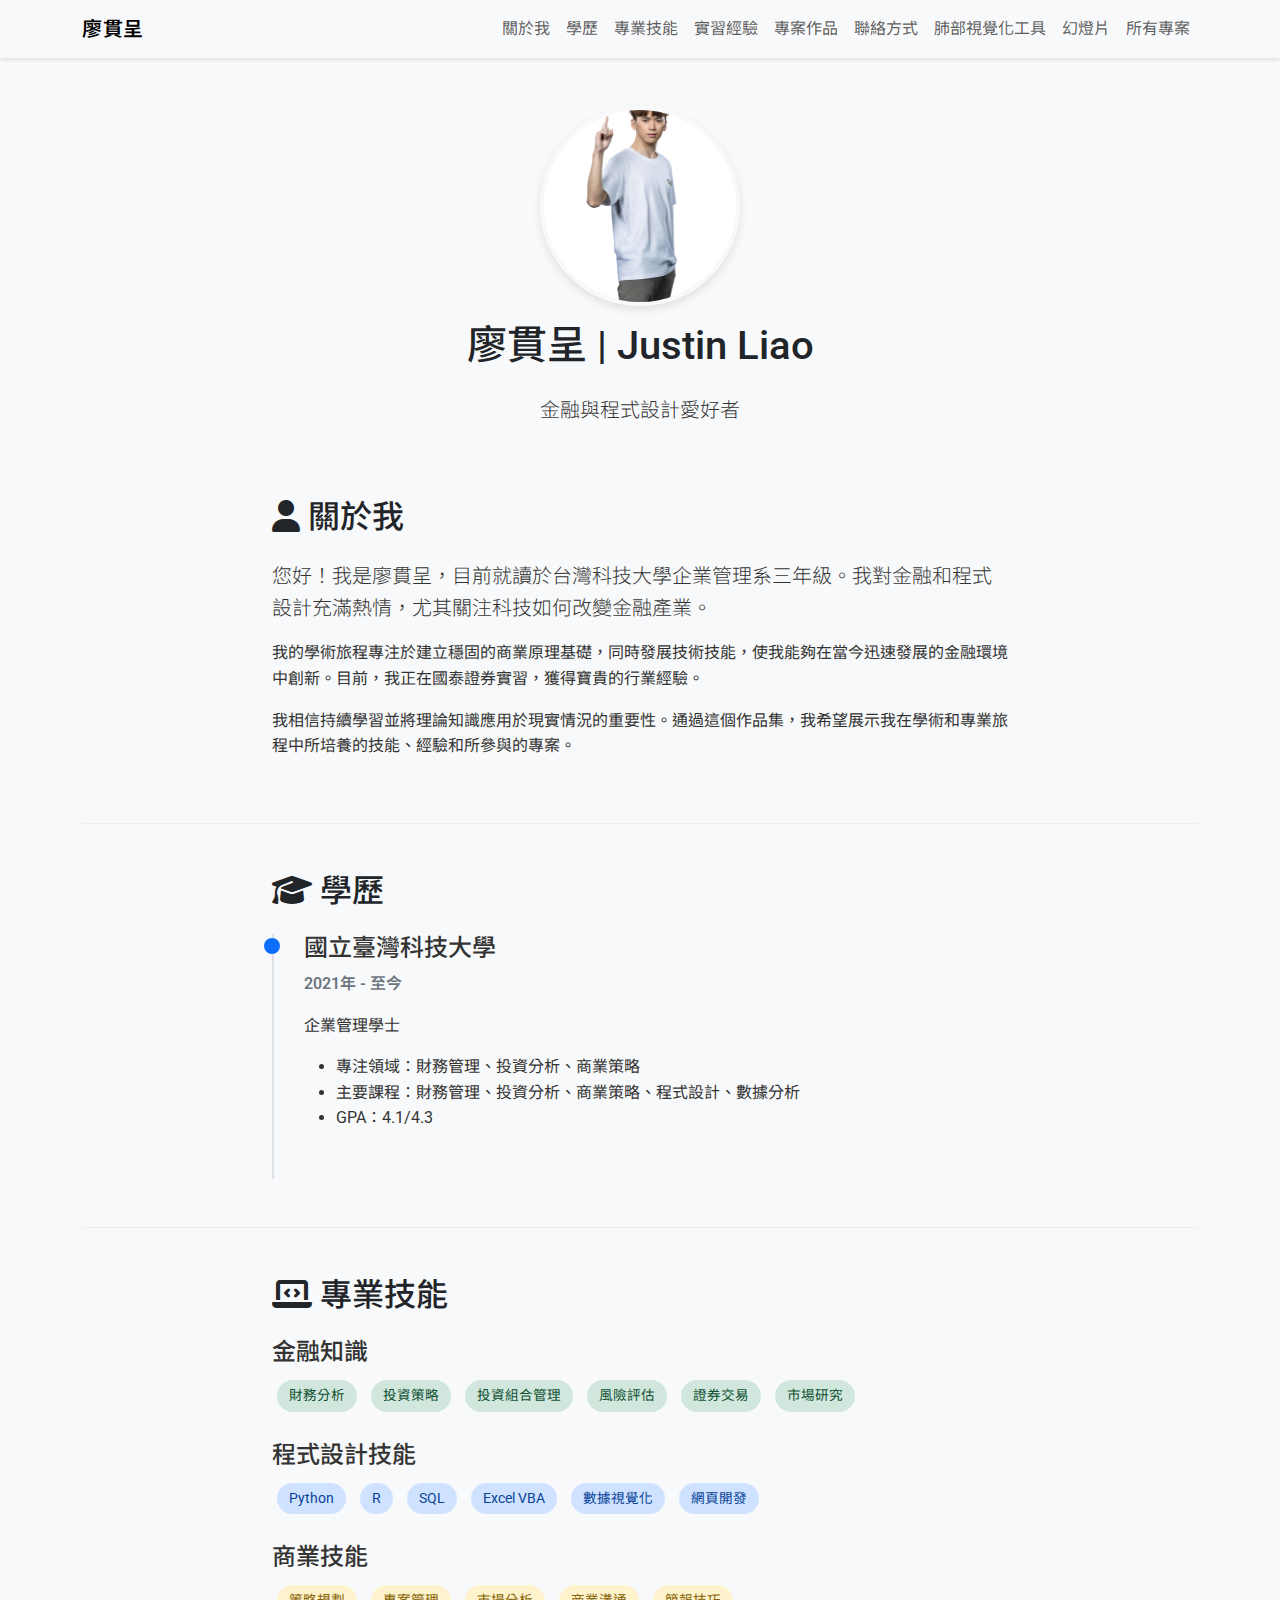
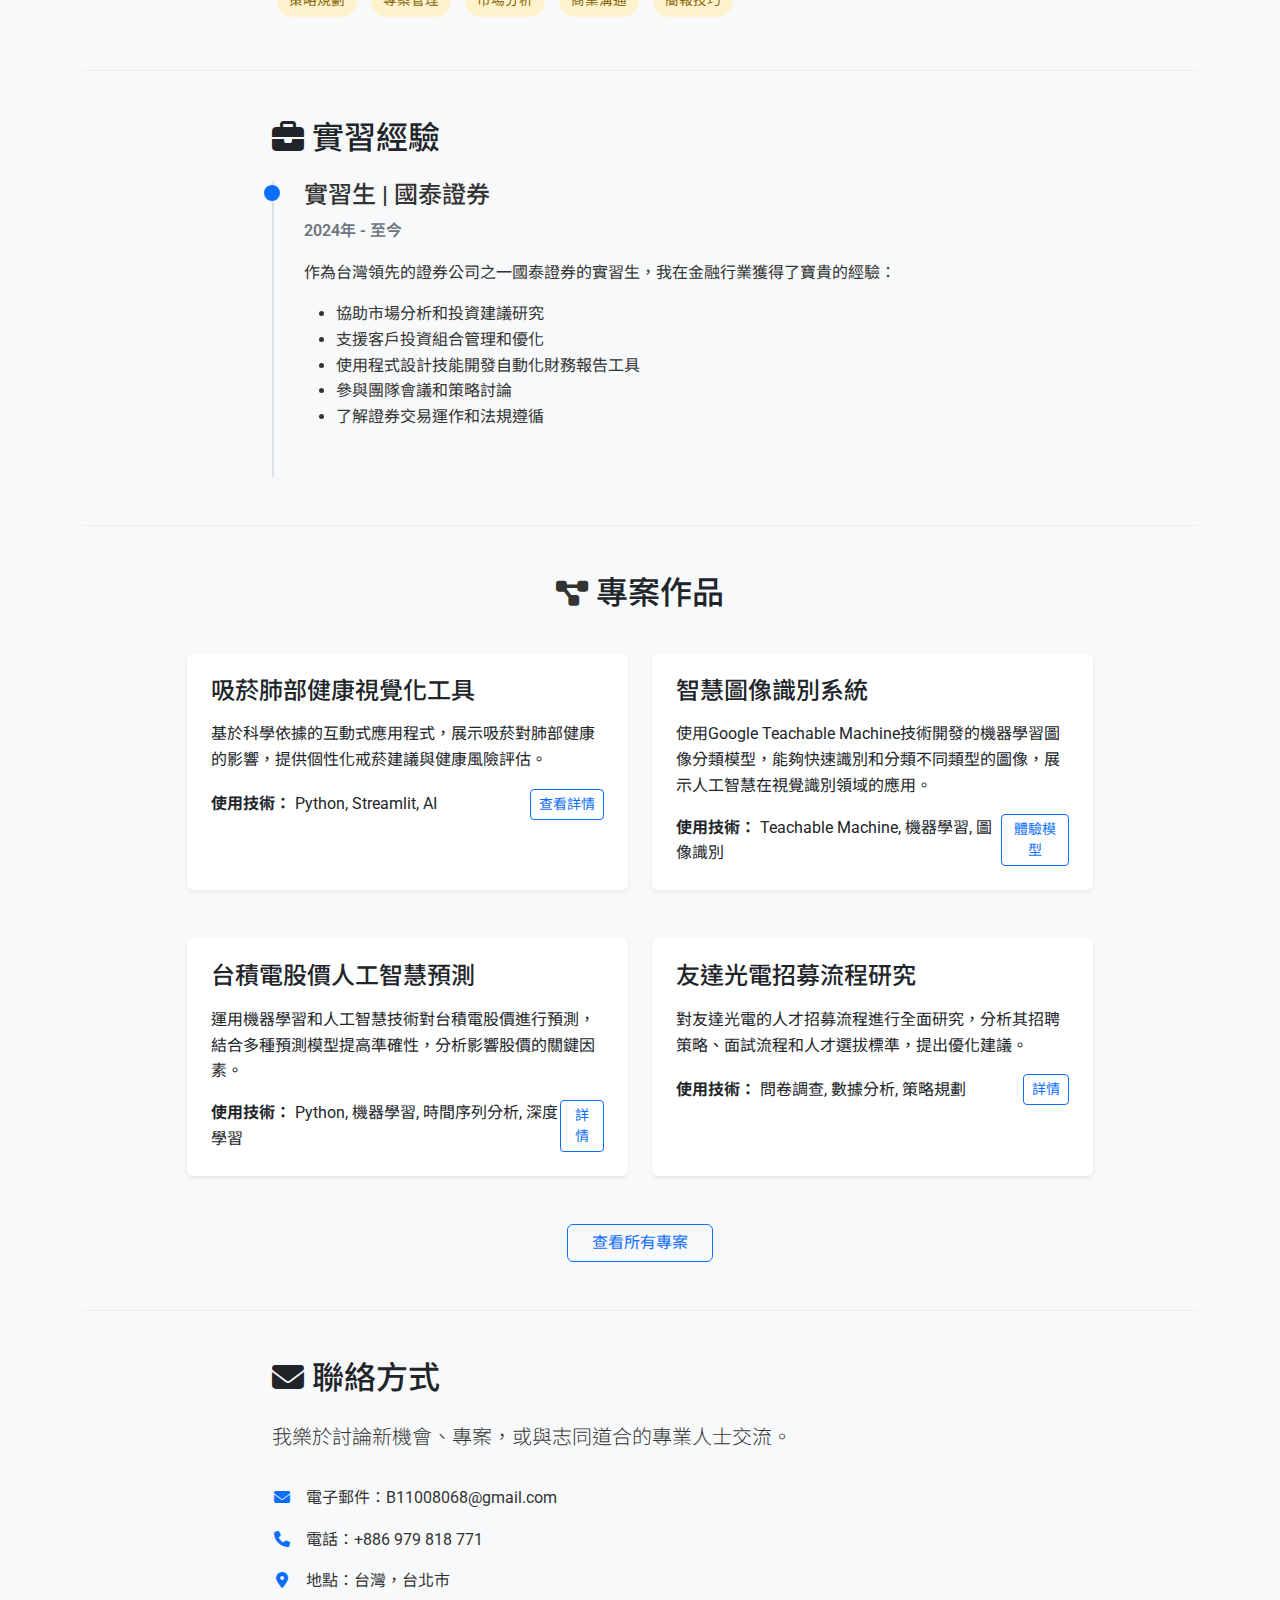
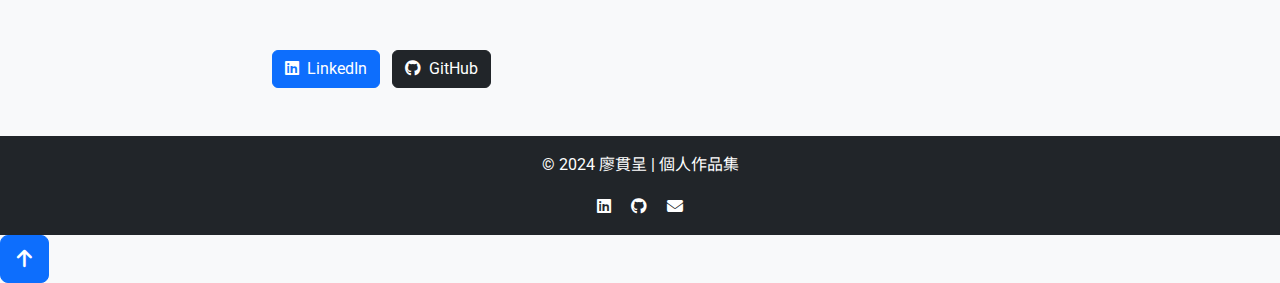
<file: index.html>
<!DOCTYPE html>
<html lang="zh-TW">

<head>
  <meta charset="utf-8">
  <meta name="viewport" content="width=device-width, initial-scale=1.0">
  <title>廖貫呈 - 個人作品集</title>
  <!-- Bootstrap CSS -->
  <link href="https://cdn.jsdelivr.net/npm/bootstrap@5.3.0/dist/css/bootstrap.min.css" rel="stylesheet">
  <!-- Font Awesome -->
  <link rel="stylesheet" href="https://cdnjs.cloudflare.com/ajax/libs/font-awesome/6.4.0/css/all.min.css">
  <!-- Google Fonts -->
  <link href="https://fonts.googleapis.com/css2?family=Roboto:wght@300;400;500;700&family=Noto+Sans+TC:wght@300;400;500;700&display=swap" rel="stylesheet">
  <!-- Custom CSS -->
  <link href="style.css" rel="stylesheet">
</head>

<body>
  <header>
    <nav class="navbar navbar-expand-lg navbar-light bg-light sticky-top">
      <div class="container">
        <a class="navbar-brand" href="#">廖貫呈</a>
        <button class="navbar-toggler" type="button" data-bs-toggle="collapse" data-bs-target="#navbarNav"
          aria-controls="navbarNav" aria-expanded="false" aria-label="Toggle navigation">
          <span class="navbar-toggler-icon"></span>
        </button>
        <div class="collapse navbar-collapse" id="navbarNav">
          <ul class="navbar-nav ms-auto">
            <li class="nav-item"><a class="nav-link" href="#about">關於我</a></li>
            <li class="nav-item"><a class="nav-link" href="#education">學歷</a></li>
            <li class="nav-item"><a class="nav-link" href="#skills">專業技能</a></li>
            <li class="nav-item"><a class="nav-link" href="#experience">實習經驗</a></li>
            <li class="nav-item"><a class="nav-link" href="#projects">專案作品</a></li>
            <li class="nav-item"><a class="nav-link" href="#contact">聯絡方式</a></li>
            <li class="nav-item"><a class="nav-link" href="lung-visualization.html">肺部視覺化工具</a></li>
            <li class="nav-item"><a class="nav-link" href="slideshow.html">幻燈片</a></li>
            <li class="nav-item"><a class="nav-link" href="projects.html">所有專案</a></li>
          </ul>
        </div>
      </div>
    </nav>
  </header>

  <div class="container mt-5 text-center">
    <img src="profile-optimized.png" alt="廖貫呈" class="rounded-circle profile-image" style="width: 200px; height: 200px; object-fit: cover; object-position: center top; border: 4px solid #f8f9fa; box-shadow: 0 4px 8px rgba(0,0,0,0.1);">
    <h1 class="mt-3">廖貫呈 | Justin Liao</h1>
    <p class="lead">金融與程式設計愛好者</p>
  </div>

  <main class="container mt-4">
    <section id="about" class="section py-5">
      <div class="row">
        <div class="col-lg-8 offset-lg-2">
          <h2><i class="fas fa-user me-2"></i>關於我</h2>
          <p class="lead">
            您好！我是廖貫呈，目前就讀於台灣科技大學企業管理系三年級。我對金融和程式設計充滿熱情，尤其關注科技如何改變金融產業。
          </p>
          <p>
            我的學術旅程專注於建立穩固的商業原理基礎，同時發展技術技能，使我能夠在當今迅速發展的金融環境中創新。目前，我正在國泰證券實習，獲得寶貴的行業經驗。
          </p>
          <p>
            我相信持續學習並將理論知識應用於現實情況的重要性。通過這個作品集，我希望展示我在學術和專業旅程中所培養的技能、經驗和所參與的專案。
          </p>
        </div>
      </div>
    </section>

    <section id="education" class="section py-5">
      <div class="row">
        <div class="col-lg-8 offset-lg-2">
          <h2><i class="fas fa-graduation-cap me-2"></i>學歷</h2>
          <div class="timeline">
            <div class="timeline-item">
              <h4>國立臺灣科技大學</h4>
              <p class="timeline-date">2021年 - 至今</p>
              <p>企業管理學士</p>
              <ul>
                <li>專注領域：財務管理、投資分析、商業策略</li>
                <li>主要課程：財務管理、投資分析、商業策略、程式設計、數據分析</li>
                <li>GPA：4.1/4.3</li>
              </ul>
            </div>
          </div>
        </div>
      </div>
    </section>

    <section id="skills" class="section py-5">
      <div class="row">
        <div class="col-lg-8 offset-lg-2">
          <h2><i class="fas fa-laptop-code me-2"></i>專業技能</h2>
          
          <h4 class="mt-4">金融知識</h4>
          <div class="mb-4">
            <span class="skill-tag skill-finance">財務分析</span>
            <span class="skill-tag skill-finance">投資策略</span>
            <span class="skill-tag skill-finance">投資組合管理</span>
            <span class="skill-tag skill-finance">風險評估</span>
            <span class="skill-tag skill-finance">證券交易</span>
            <span class="skill-tag skill-finance">市場研究</span>
          </div>
          
          <h4>程式設計技能</h4>
          <div class="mb-4">
            <span class="skill-tag skill-programming">Python</span>
            <span class="skill-tag skill-programming">R</span>
            <span class="skill-tag skill-programming">SQL</span>
            <span class="skill-tag skill-programming">Excel VBA</span>
            <span class="skill-tag skill-programming">數據視覺化</span>
            <span class="skill-tag skill-programming">網頁開發</span>
          </div>
          
          <h4>商業技能</h4>
          <div>
            <span class="skill-tag skill-business">策略規劃</span>
            <span class="skill-tag skill-business">專案管理</span>
            <span class="skill-tag skill-business">市場分析</span>
            <span class="skill-tag skill-business">商業溝通</span>
            <span class="skill-tag skill-business">簡報技巧</span>
          </div>
        </div>
      </div>
    </section>

    <section id="experience" class="section py-5">
      <div class="row">
        <div class="col-lg-8 offset-lg-2">
          <h2><i class="fas fa-briefcase me-2"></i>實習經驗</h2>
          <div class="timeline">
            <div class="timeline-item">
              <h4>實習生 | 國泰證券</h4>
              <p class="timeline-date">2024年 - 至今</p>
              <p>作為台灣領先的證券公司之一國泰證券的實習生，我在金融行業獲得了寶貴的經驗：</p>
              <ul>
                <li>協助市場分析和投資建議研究</li>
                <li>支援客戶投資組合管理和優化</li>
                <li>使用程式設計技能開發自動化財務報告工具</li>
                <li>參與團隊會議和策略討論</li>
                <li>了解證券交易運作和法規遵循</li>
              </ul>
            </div>
            
            <!-- 可以根據需要添加更多經驗項目 -->
          </div>
        </div>
      </div>
    </section>

    <section id="projects" class="section py-5 bg-light">
      <div class="container">
        <div class="row justify-content-center mb-4">
          <div class="col-lg-8 text-center">
            <div class="d-flex align-items-center justify-content-center mb-3">
              <i class="fas fa-project-diagram me-2" style="font-size: 1.8rem;"></i>
              <h2 class="mb-0">專案作品</h2>
            </div>
          </div>
        </div>
        
        <div class="row justify-content-center">
          <div class="col-lg-10">
            <div class="row g-4">
              <div class="col-md-6 mb-4">
                <div class="card h-100 shadow-sm border-0">
                  <div class="card-body p-4">
                    <h3 class="h4 mb-3">吸菸肺部健康視覺化工具</h3>
                    <p class="mb-3">
                      基於科學依據的互動式應用程式，展示吸菸對肺部健康的影響，提供個性化戒菸建議與健康風險評估。
                    </p>
                    <div class="d-flex justify-content-between align-items-center">
                      <p class="mb-0"><strong>使用技術：</strong> Python, Streamlit, AI</p>
                      <a href="lung-visualization.html" class="btn btn-sm btn-outline-primary">查看詳情</a>
                    </div>
                  </div>
                </div>
              </div>
              
              <div class="col-md-6 mb-4">
                <div class="card h-100 shadow-sm border-0">
                  <div class="card-body p-4">
                    <h3 class="h4 mb-3">智慧圖像識別系統</h3>
                    <p class="mb-3">
                      使用Google Teachable Machine技術開發的機器學習圖像分類模型，能夠快速識別和分類不同類型的圖像，展示人工智慧在視覺識別領域的應用。
                    </p>
                    <div class="d-flex justify-content-between align-items-center">
                      <p class="mb-0"><strong>使用技術：</strong> Teachable Machine, 機器學習, 圖像識別</p>
                      <a href="https://teachablemachine.withgoogle.com/models/FbH8gIZwL/" target="_blank" class="btn btn-sm btn-outline-primary">體驗模型</a>
                    </div>
                  </div>
                </div>
              </div>
              
              <div class="col-md-6 mb-4">
                <div class="card h-100 shadow-sm border-0">
                  <div class="card-body p-4">
                    <h3 class="h4 mb-3">台積電股價人工智慧預測</h3>
                    <p class="mb-3">
                      運用機器學習和人工智慧技術對台積電股價進行預測，結合多種預測模型提高準確性，分析影響股價的關鍵因素。
                    </p>
                    <div class="d-flex justify-content-between align-items-center">
                      <p class="mb-0"><strong>使用技術：</strong> Python, 機器學習, 時間序列分析, 深度學習</p>
                      <a href="#" class="btn btn-sm btn-outline-primary">詳情</a>
                    </div>
                  </div>
                </div>
              </div>
              
              <div class="col-md-6 mb-4">
                <div class="card h-100 shadow-sm border-0">
                  <div class="card-body p-4">
                    <h3 class="h4 mb-3">友達光電招募流程研究</h3>
                    <p class="mb-3">
                      對友達光電的人才招募流程進行全面研究，分析其招聘策略、面試流程和人才選拔標準，提出優化建議。
                    </p>
                    <div class="d-flex justify-content-between align-items-center">
                      <p class="mb-0"><strong>使用技術：</strong> 問卷調查, 數據分析, 策略規劃</p>
                      <a href="#" class="btn btn-sm btn-outline-primary">詳情</a>
                    </div>
                  </div>
                </div>
              </div>
            </div>
            
            <div class="text-center mt-4">
              <a href="projects.html" class="btn btn-outline-primary px-4">查看所有專案</a>
            </div>
          </div>
        </div>
        </div>
      </div>
    </section>

    <section id="contact" class="section py-5">
      <div class="row">
        <div class="col-lg-8 offset-lg-2">
          <h2><i class="fas fa-envelope me-2"></i>聯絡方式</h2>
          <p class="lead">我樂於討論新機會、專案，或與志同道合的專業人士交流。</p>
          
          <div class="contact-info">
            <p><i class="fas fa-envelope"></i> 電子郵件：B11008068@gmail.com</p>
            <p><i class="fas fa-phone"></i> 電話：+886 979 818 771</p>
            <p><i class="fas fa-map-marker-alt"></i> 地點：台灣，台北市</p>
          </div>
          
          <div class="mt-4">
            <a href="https://www.linkedin.com/" target="_blank" class="btn btn-primary me-2"><i class="fab fa-linkedin me-1"></i> LinkedIn</a>
            <a href="https://github.com/" target="_blank" class="btn btn-dark me-2"><i class="fab fa-github me-1"></i> GitHub</a>
          </div>
        </div>
      </div>
    </section>
  </main>

  <footer class="bg-dark text-white text-center py-3">
    <div class="container">
      <p>&copy; 2024 廖貫呈 | 個人作品集</p>
      <div class="mt-2">
        <a href="https://www.linkedin.com/" target="_blank" class="mx-2"><i class="fab fa-linkedin"></i></a>
        <a href="https://github.com/" target="_blank" class="mx-2"><i class="fab fa-github"></i></a>
        <a href="mailto:B11008068@gmail.com" class="mx-2"><i class="fas fa-envelope"></i></a>
      </div>
    </div>
  </footer>

  <!-- 回到頂部按鈕 -->
  <a id="back-to-top" href="#" class="btn btn-primary btn-lg back-to-top" role="button"><i class="fas fa-arrow-up"></i></a>

  <!-- Bootstrap JS -->
  <script src="https://cdn.jsdelivr.net/npm/bootstrap@5.3.0/dist/js/bootstrap.bundle.min.js"></script>
  <!-- Custom JS -->
  <script src="script.js"></script>
</body>

</html>
</file>
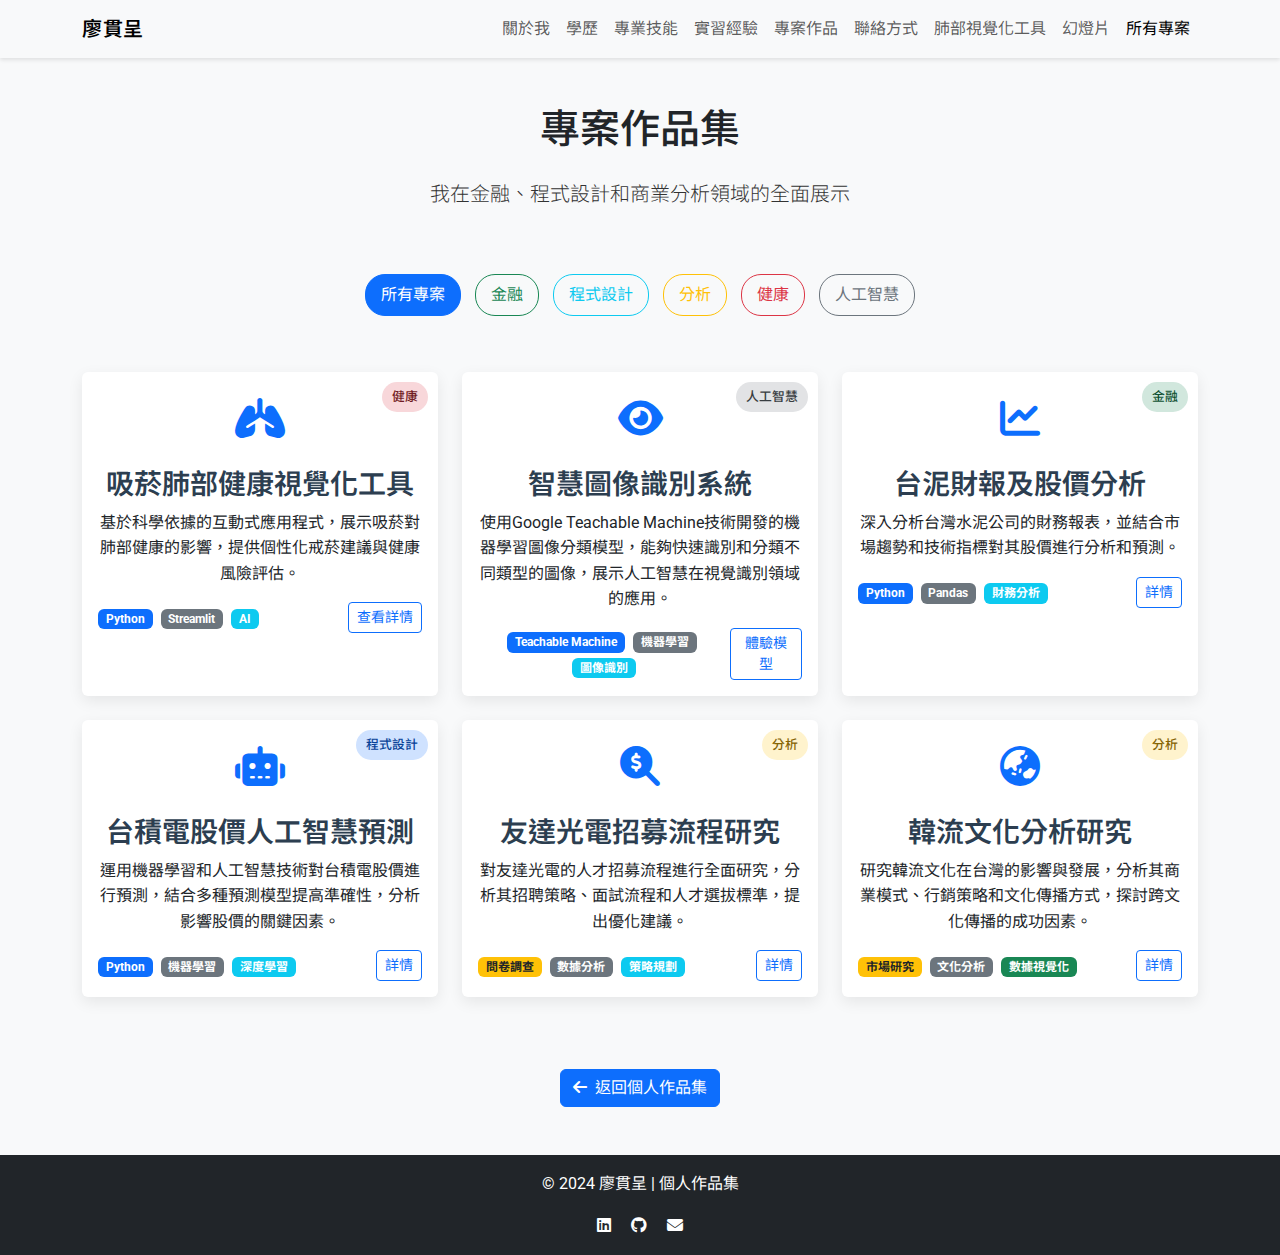
<file: projects.html>
<!DOCTYPE html>
<html lang="zh-TW">

<head>
  <meta charset="utf-8">
  <meta name="viewport" content="width=device-width, initial-scale=1.0">
  <title>專案作品 - 廖貫呈</title>
  <!-- Bootstrap CSS -->
  <link href="https://cdn.jsdelivr.net/npm/bootstrap@5.3.0/dist/css/bootstrap.min.css" rel="stylesheet">
  <!-- Font Awesome -->
  <link rel="stylesheet" href="https://cdnjs.cloudflare.com/ajax/libs/font-awesome/6.4.0/css/all.min.css">
  <!-- Google Fonts -->
  <link href="https://fonts.googleapis.com/css2?family=Roboto:wght@300;400;500;700&family=Noto+Sans+TC:wght@300;400;500;700&display=swap" rel="stylesheet">
  <!-- Custom CSS -->
  <link href="style.css" rel="stylesheet">
  <style>
    .project-card {
      transition: transform 0.3s ease, box-shadow 0.3s ease;
      height: 100%;
    }
    
    .project-card:hover {
      transform: translateY(-10px);
      box-shadow: 0 10px 20px rgba(0, 0, 0, 0.1);
    }
    
    .project-icon {
      font-size: 2.5rem;
      color: #0d6efd;
      margin-bottom: 1rem;
    }
    
    .project-category {
      position: absolute;
      top: 10px;
      right: 10px;
      padding: 5px 10px;
      border-radius: 15px;
      font-size: 0.8rem;
      font-weight: 500;
    }
    
    .category-finance {
      background-color: #d1e7dd;
      color: #0f5132;
    }
    
    .category-programming {
      background-color: #cfe2ff;
      color: #084298;
    }
    
    .category-analysis {
      background-color: #fff3cd;
      color: #856404;
    }
    
    .filter-buttons {
      margin-bottom: 2rem;
    }
    
    .filter-buttons .btn {
      margin: 0 5px;
      border-radius: 20px;
      padding: 8px 15px;
    }
  </style>
</head>

<body>
  <header>
    <nav class="navbar navbar-expand-lg navbar-light bg-light">
      <div class="container">
        <a class="navbar-brand" href="index.html">廖貫呈</a>
        <button class="navbar-toggler" type="button" data-bs-toggle="collapse" data-bs-target="#navbarNav"
          aria-controls="navbarNav" aria-expanded="false" aria-label="Toggle navigation">
          <span class="navbar-toggler-icon"></span>
        </button>
        <div class="collapse navbar-collapse" id="navbarNav">
          <ul class="navbar-nav ms-auto">
            <li class="nav-item"><a class="nav-link" href="index.html#about">關於我</a></li>
            <li class="nav-item"><a class="nav-link" href="index.html#education">學歷</a></li>
            <li class="nav-item"><a class="nav-link" href="index.html#skills">專業技能</a></li>
            <li class="nav-item"><a class="nav-link" href="index.html#experience">實習經驗</a></li>
            <li class="nav-item"><a class="nav-link" href="index.html#projects">專案作品</a></li>
            <li class="nav-item"><a class="nav-link" href="index.html#contact">聯絡方式</a></li>
            <li class="nav-item"><a class="nav-link" href="lung-visualization.html">肺部視覺化工具</a></li>
            <li class="nav-item"><a class="nav-link" href="slideshow.html">幻燈片</a></li>
            <li class="nav-item"><a class="nav-link active" href="projects.html">所有專案</a></li>
          </ul>
        </div>
      </div>
    </nav>
  </header>

  <main class="container mt-5">
    <div class="row mb-5">
      <div class="col-12 text-center">
        <h1>專案作品集</h1>
        <p class="lead">我在金融、程式設計和商業分析領域的全面展示</p>
      </div>
    </div>

    <div class="row mb-4">
      <div class="col-12 text-center filter-buttons">
        <button class="btn btn-outline-primary active" data-filter="all">所有專案</button>
        <button class="btn btn-outline-success" data-filter="finance">金融</button>
        <button class="btn btn-outline-info" data-filter="programming">程式設計</button>
        <button class="btn btn-outline-warning" data-filter="analysis">分析</button>
        <button class="btn btn-outline-danger" data-filter="health">健康</button>
        <button class="btn btn-outline-secondary" data-filter="ai">人工智慧</button>
      </div>
    </div>

    <div class="row project-container">
      <!-- 健康專案 -->
      <div class="col-lg-4 col-md-6 mb-4 project-item" data-category="health">
        <div class="card project-card position-relative">
          <span class="project-category" style="background-color: #f8d7da; color: #721c24;">健康</span>
          <div class="card-body text-center">
            <div class="project-icon">
              <i class="fas fa-lungs"></i>
            </div>
            <h3 class="card-title">吸菸肺部健康視覺化工具</h3>
            <p class="card-text">
              基於科學依據的互動式應用程式，展示吸菸對肺部健康的影響，提供個性化戒菸建議與健康風險評估。
            </p>
            <div class="d-flex justify-content-between align-items-center mt-3">
              <div>
                <span class="badge bg-primary me-1">Python</span>
                <span class="badge bg-secondary me-1">Streamlit</span>
                <span class="badge bg-info">AI</span>
              </div>
              <a href="lung-visualization.html" class="btn btn-sm btn-outline-primary">查看詳情</a>
            </div>
          </div>
        </div>
      </div>
      
      <!-- AI專案 -->
      <div class="col-lg-4 col-md-6 mb-4 project-item" data-category="ai">
        <div class="card project-card position-relative">
          <span class="project-category" style="background-color: #e2e3e5; color: #383d41;">人工智慧</span>
          <div class="card-body text-center">
            <div class="project-icon">
              <i class="fas fa-eye"></i>
            </div>
            <h3 class="card-title">智慧圖像識別系統</h3>
            <p class="card-text">
              使用Google Teachable Machine技術開發的機器學習圖像分類模型，能夠快速識別和分類不同類型的圖像，展示人工智慧在視覺識別領域的應用。
            </p>
            <div class="d-flex justify-content-between align-items-center mt-3">
              <div>
                <span class="badge bg-primary me-1">Teachable Machine</span>
                <span class="badge bg-secondary me-1">機器學習</span>
                <span class="badge bg-info">圖像識別</span>
              </div>
              <a href="https://teachablemachine.withgoogle.com/models/FbH8gIZwL/" target="_blank" class="btn btn-sm btn-outline-primary">體驗模型</a>
            </div>
          </div>
        </div>
      </div>
      
      <!-- 金融專案 -->
      <div class="col-lg-4 col-md-6 mb-4 project-item" data-category="finance">
        <div class="card project-card position-relative">
          <span class="project-category category-finance">金融</span>
          <div class="card-body text-center">
            <div class="project-icon">
              <i class="fas fa-chart-line"></i>
            </div>
            <h3 class="card-title">台泥財報及股價分析</h3>
            <p class="card-text">
              深入分析台灣水泥公司的財務報表，並結合市場趨勢和技術指標對其股價進行分析和預測。
            </p>
            <div class="d-flex justify-content-between align-items-center mt-3">
              <div>
                <span class="badge bg-primary me-1">Python</span>
                <span class="badge bg-secondary me-1">Pandas</span>
                <span class="badge bg-info">財務分析</span>
              </div>
              <a href="#" class="btn btn-sm btn-outline-primary">詳情</a>
            </div>
          </div>
        </div>
      </div>
      
      <!-- 程式設計專案 -->
      <div class="col-lg-4 col-md-6 mb-4 project-item" data-category="programming">
        <div class="card project-card position-relative">
          <span class="project-category category-programming">程式設計</span>
          <div class="card-body text-center">
            <div class="project-icon">
              <i class="fas fa-robot"></i>
            </div>
            <h3 class="card-title">台積電股價人工智慧預測</h3>
            <p class="card-text">
              運用機器學習和人工智慧技術對台積電股價進行預測，結合多種預測模型提高準確性，分析影響股價的關鍵因素。
            </p>
            <div class="d-flex justify-content-between align-items-center mt-3">
              <div>
                <span class="badge bg-primary me-1">Python</span>
                <span class="badge bg-secondary me-1">機器學習</span>
                <span class="badge bg-info">深度學習</span>
              </div>
              <a href="#" class="btn btn-sm btn-outline-primary">詳情</a>
            </div>
          </div>
        </div>
      </div>
      
      <!-- 分析專案 -->
      <div class="col-lg-4 col-md-6 mb-4 project-item" data-category="analysis">
        <div class="card project-card position-relative">
          <span class="project-category category-analysis">分析</span>
          <div class="card-body text-center">
            <div class="project-icon">
              <i class="fas fa-search-dollar"></i>
            </div>
            <h3 class="card-title">友達光電招募流程研究</h3>
            <p class="card-text">
              對友達光電的人才招募流程進行全面研究，分析其招聘策略、面試流程和人才選拔標準，提出優化建議。
            </p>
            <div class="d-flex justify-content-between align-items-center mt-3">
              <div>
                <span class="badge bg-warning text-dark me-1">問卷調查</span>
                <span class="badge bg-secondary me-1">數據分析</span>
                <span class="badge bg-info">策略規劃</span>
              </div>
              <a href="#" class="btn btn-sm btn-outline-primary">詳情</a>
            </div>
          </div>
        </div>
      </div>
      
      <div class="col-lg-4 col-md-6 mb-4 project-item" data-category="analysis">
        <div class="card project-card position-relative">
          <span class="project-category category-analysis">分析</span>
          <div class="card-body text-center">
            <div class="project-icon">
              <i class="fas fa-globe-asia"></i>
            </div>
            <h3 class="card-title">韓流文化分析研究</h3>
            <p class="card-text">
              研究韓流文化在台灣的影響與發展，分析其商業模式、行銷策略和文化傳播方式，探討跨文化傳播的成功因素。
            </p>
            <div class="d-flex justify-content-between align-items-center mt-3">
              <div>
                <span class="badge bg-warning text-dark me-1">市場研究</span>
                <span class="badge bg-secondary me-1">文化分析</span>
                <span class="badge bg-success">數據視覺化</span>
              </div>
              <a href="#" class="btn btn-sm btn-outline-primary">詳情</a>
            </div>
          </div>
        </div>
      </div>
    </div>
    
    <div class="row mt-5 text-center">
      <div class="col-12">
        <a href="index.html" class="btn btn-primary"><i class="fas fa-arrow-left me-1"></i> 返回個人作品集</a>
      </div>
    </div>
  </main>

  <footer class="bg-dark text-white text-center py-3 mt-5">
    <div class="container">
      <p>&copy; 2024 廖貫呈 | 個人作品集</p>
      <div class="mt-2">
        <a href="https://www.linkedin.com/" target="_blank" class="mx-2"><i class="fab fa-linkedin"></i></a>
        <a href="https://github.com/" target="_blank" class="mx-2"><i class="fab fa-github"></i></a>
        <a href="mailto:B11008068@gmail.com" class="mx-2"><i class="fas fa-envelope"></i></a>
      </div>
    </div>
  </footer>

  <!-- Bootstrap JS -->
  <script src="https://cdn.jsdelivr.net/npm/bootstrap@5.3.0/dist/js/bootstrap.bundle.min.js"></script>
  <!-- Custom JS -->
  <script src="script.js"></script>
  
  <script>
    // 專案過濾功能
    document.addEventListener('DOMContentLoaded', function() {
      const filterButtons = document.querySelectorAll('.filter-buttons .btn');
      const projectItems = document.querySelectorAll('.project-item');
      
      filterButtons.forEach(button => {
        button.addEventListener('click', function() {
          const filterValue = this.getAttribute('data-filter');
          
          // 更新活動按鈕
          filterButtons.forEach(btn => btn.classList.remove('active'));
          this.classList.add('active');
          
          // 過濾專案
          projectItems.forEach(item => {
            if (filterValue === 'all' || item.getAttribute('data-category') === filterValue) {
              item.style.display = 'block';
              // 添加動畫
              setTimeout(() => {
                item.style.opacity = 1;
                item.style.transform = 'scale(1)';
              }, 50);
            } else {
              item.style.opacity = 0;
              item.style.transform = 'scale(0.8)';
              setTimeout(() => {
                item.style.display = 'none';
              }, 300);
            }
          });
        });
      });
    });
  </script>
</body>

</html>
</file>
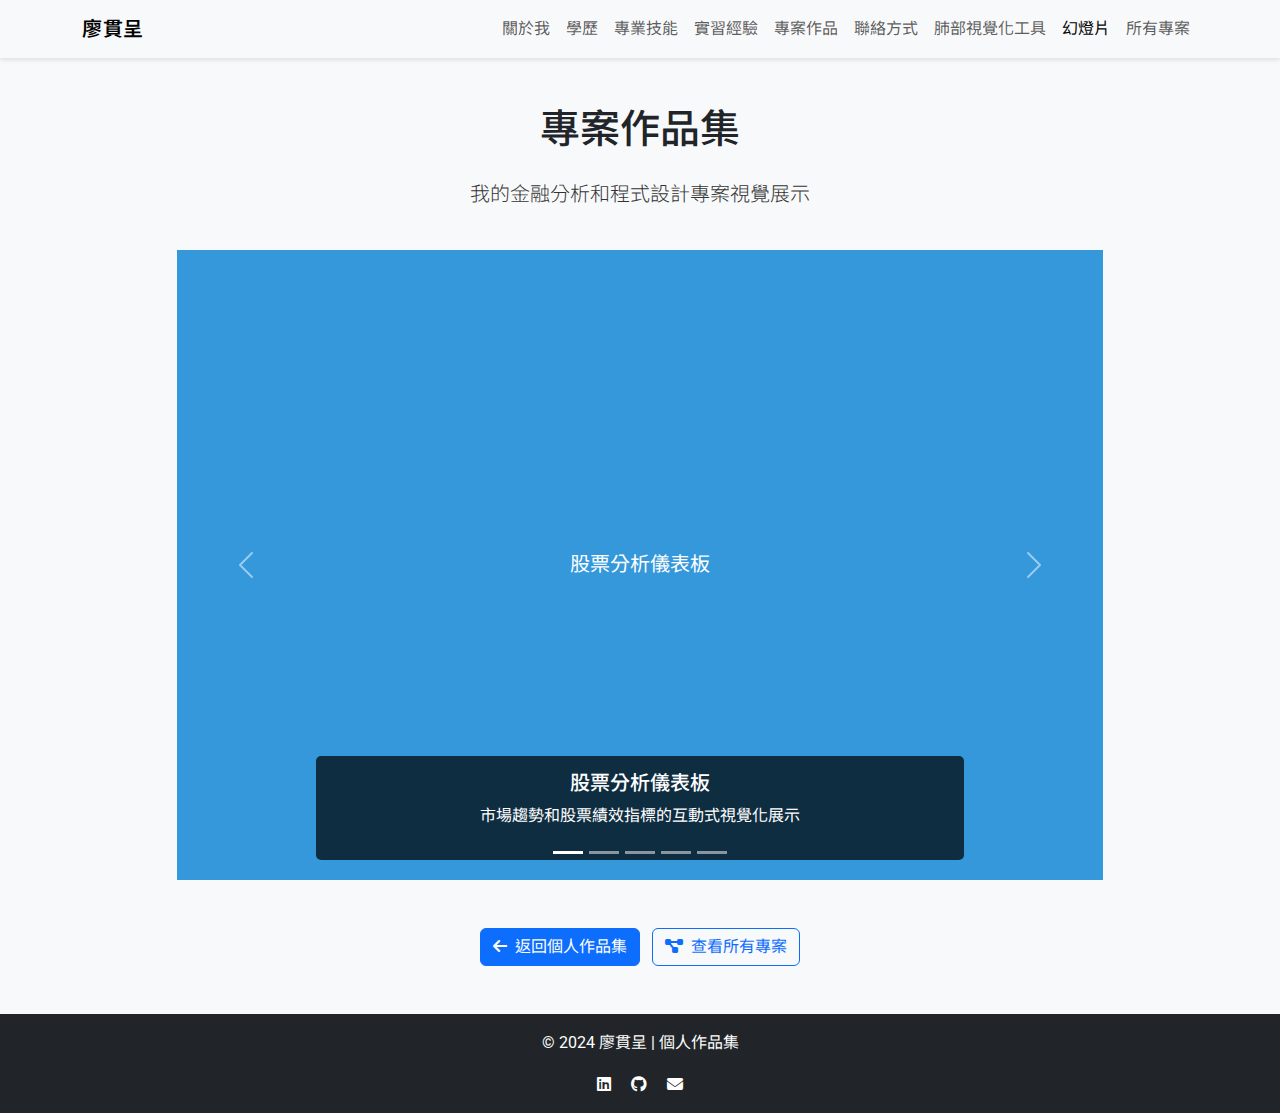
<file: slideshow.html>
<!DOCTYPE html>
<html lang="zh-TW">

<head>
  <meta charset="utf-8">
  <meta name="viewport" content="width=device-width, initial-scale=1.0">
  <title>專案幻燈片 - 廖貫呈</title>
  <!-- Bootstrap CSS -->
  <link href="https://cdn.jsdelivr.net/npm/bootstrap@5.3.0/dist/css/bootstrap.min.css" rel="stylesheet">
  <!-- Font Awesome -->
  <link rel="stylesheet" href="https://cdnjs.cloudflare.com/ajax/libs/font-awesome/6.4.0/css/all.min.css">
  <!-- Google Fonts -->
  <link href="https://fonts.googleapis.com/css2?family=Roboto:wght@300;400;500;700&family=Noto+Sans+TC:wght@300;400;500;700&display=swap" rel="stylesheet">
  <!-- Custom CSS -->
  <link href="style.css" rel="stylesheet">
  <style>
    .carousel-item {
      height: 70vh;
      background-color: #000;
    }
    
    .carousel-item img {
      height: 100%;
      object-fit: contain;
    }
    
    .carousel-caption {
      background-color: rgba(0, 0, 0, 0.7);
      padding: 15px;
      border-radius: 5px;
      max-width: 80%;
      margin: 0 auto;
    }
  </style>
</head>

<body>
  <header>
    <nav class="navbar navbar-expand-lg navbar-light bg-light">
      <div class="container">
        <a class="navbar-brand" href="index.html">廖貫呈</a>
        <button class="navbar-toggler" type="button" data-bs-toggle="collapse" data-bs-target="#navbarNav"
          aria-controls="navbarNav" aria-expanded="false" aria-label="Toggle navigation">
          <span class="navbar-toggler-icon"></span>
        </button>
        <div class="collapse navbar-collapse" id="navbarNav">
          <ul class="navbar-nav ms-auto">
            <li class="nav-item"><a class="nav-link" href="index.html#about">關於我</a></li>
            <li class="nav-item"><a class="nav-link" href="index.html#education">學歷</a></li>
            <li class="nav-item"><a class="nav-link" href="index.html#skills">專業技能</a></li>
            <li class="nav-item"><a class="nav-link" href="index.html#experience">實習經驗</a></li>
            <li class="nav-item"><a class="nav-link" href="index.html#projects">專案作品</a></li>
            <li class="nav-item"><a class="nav-link" href="index.html#contact">聯絡方式</a></li>
            <li class="nav-item"><a class="nav-link" href="lung-visualization.html">肺部視覺化工具</a></li>
            <li class="nav-item"><a class="nav-link active" href="slideshow.html">幻燈片</a></li>
            <li class="nav-item"><a class="nav-link" href="projects.html">所有專案</a></li>
          </ul>
        </div>
      </div>
    </nav>
  </header>

  <main class="container mt-5">
    <div class="row mb-4">
      <div class="col-12 text-center">
        <h1>專案作品集</h1>
        <p class="lead">我的金融分析和程式設計專案視覺展示</p>
      </div>
    </div>

    <div class="row">
      <div class="col-lg-10 offset-lg-1">
        <div id="projectCarousel" class="carousel slide" data-bs-ride="carousel">
          <div class="carousel-indicators">
            <button type="button" data-bs-target="#projectCarousel" data-bs-slide-to="0" class="active" aria-current="true" aria-label="第一張幻燈片"></button>
            <button type="button" data-bs-target="#projectCarousel" data-bs-slide-to="1" aria-label="第二張幻燈片"></button>
            <button type="button" data-bs-target="#projectCarousel" data-bs-slide-to="2" aria-label="第三張幻燈片"></button>
            <button type="button" data-bs-target="#projectCarousel" data-bs-slide-to="3" aria-label="第四張幻燈片"></button>
            <button type="button" data-bs-target="#projectCarousel" data-bs-slide-to="4" aria-label="第五張幻燈片"></button>
          </div>
          
          <div class="carousel-inner">
            <div class="carousel-item active">
              <svg class="bd-placeholder-img" width="100%" height="100%" xmlns="http://www.w3.org/2000/svg" aria-hidden="true" preserveAspectRatio="xMidYMid slice" focusable="false">
                <rect width="100%" height="100%" fill="#3498db"/>
                <text x="50%" y="50%" fill="#fff" dy=".3em" text-anchor="middle" font-size="20px">股票分析儀表板</text>
              </svg>
              <div class="carousel-caption d-none d-md-block">
                <h5>股票分析儀表板</h5>
                <p>市場趨勢和股票績效指標的互動式視覺化展示</p>
              </div>
            </div>
            
            <div class="carousel-item">
              <svg class="bd-placeholder-img" width="100%" height="100%" xmlns="http://www.w3.org/2000/svg" aria-hidden="true" preserveAspectRatio="xMidYMid slice" focusable="false">
                <rect width="100%" height="100%" fill="#2ecc71"/>
                <text x="50%" y="50%" fill="#fff" dy=".3em" text-anchor="middle" font-size="20px">投資組合優化結果</text>
              </svg>
              <div class="carousel-caption d-none d-md-block">
                <h5>投資組合優化結果</h5>
                <p>基於風險回報特性的有效前沿和最佳資產配置</p>
              </div>
            </div>
            
            <div class="carousel-item">
              <svg class="bd-placeholder-img" width="100%" height="100%" xmlns="http://www.w3.org/2000/svg" aria-hidden="true" preserveAspectRatio="xMidYMid slice" focusable="false">
                <rect width="100%" height="100%" fill="#e74c3c"/>
                <text x="50%" y="50%" fill="#fff" dy=".3em" text-anchor="middle" font-size="20px">情緒分析指標</text>
              </svg>
              <div class="carousel-caption d-none d-md-block">
                <h5>情緒分析指標</h5>
                <p>財經新聞情緒趨勢及其與市場走勢相關性的視覺化展示</p>
              </div>
            </div>
            
            <div class="carousel-item">
              <svg class="bd-placeholder-img" width="100%" height="100%" xmlns="http://www.w3.org/2000/svg" aria-hidden="true" preserveAspectRatio="xMidYMid slice" focusable="false">
                <rect width="100%" height="100%" fill="#9b59b6"/>
                <text x="50%" y="50%" fill="#fff" dy=".3em" text-anchor="middle" font-size="20px">風險評估模型</text>
              </svg>
              <div class="carousel-caption d-none d-md-block">
                <h5>風險評估模型</h5>
                <p>測量和視覺化投資風險因素的量化方法</p>
              </div>
            </div>
            
            <div class="carousel-item">
              <svg class="bd-placeholder-img" width="100%" height="100%" xmlns="http://www.w3.org/2000/svg" aria-hidden="true" preserveAspectRatio="xMidYMid slice" focusable="false">
                <rect width="100%" height="100%" fill="#f39c12"/>
                <text x="50%" y="50%" fill="#fff" dy=".3em" text-anchor="middle" font-size="20px">商業策略框架</text>
              </svg>
              <div class="carousel-caption d-none d-md-block">
                <h5>商業策略框架</h5>
                <p>對金融機構市場定位和增長機會的戰略分析</p>
              </div>
            </div>
          </div>
          
          <button class="carousel-control-prev" type="button" data-bs-target="#projectCarousel" data-bs-slide="prev">
            <span class="carousel-control-prev-icon" aria-hidden="true"></span>
            <span class="visually-hidden">上一張</span>
          </button>
          <button class="carousel-control-next" type="button" data-bs-target="#projectCarousel" data-bs-slide="next">
            <span class="carousel-control-next-icon" aria-hidden="true"></span>
            <span class="visually-hidden">下一張</span>
          </button>
        </div>
      </div>
    </div>
    
    <div class="row mt-5 text-center">
      <div class="col-12">
        <a href="index.html" class="btn btn-primary me-2"><i class="fas fa-arrow-left me-1"></i> 返回個人作品集</a>
        <a href="projects.html" class="btn btn-outline-primary"><i class="fas fa-project-diagram me-1"></i> 查看所有專案</a>
      </div>
    </div>
  </main>

  <footer class="bg-dark text-white text-center py-3 mt-5">
    <div class="container">
      <p>&copy; 2024 廖貫呈 | 個人作品集</p>
      <div class="mt-2">
        <a href="https://www.linkedin.com/" target="_blank" class="mx-2"><i class="fab fa-linkedin"></i></a>
        <a href="https://github.com/" target="_blank" class="mx-2"><i class="fab fa-github"></i></a>
        <a href="mailto:B11008068@gmail.com" class="mx-2"><i class="fas fa-envelope"></i></a>
      </div>
    </div>
  </footer>

  <!-- Bootstrap JS -->
  <script src="https://cdn.jsdelivr.net/npm/bootstrap@5.3.0/dist/js/bootstrap.bundle.min.js"></script>
  <!-- Custom JS -->
  <script src="script.js"></script>
</body>

</html>
</file>
<file: style.css>
/* Base Styles */
body {
  font-family: 'Roboto', 'Noto Sans TC', sans-serif;
  line-height: 1.6;
  color: #333;
  background-color: #f8f9fa;
}

/* Header */
header {
  box-shadow: 0 2px 4px rgba(0, 0, 0, 0.1);
}

.navbar-brand {
  font-weight: 600;
  letter-spacing: 0.5px;
}

/* Section Styles */
.section {
  padding: 2rem 0;
  border-bottom: 1px solid #eee;
}

.section:last-child {
  border-bottom: none;
}

h1, h2, h3 {
  margin-bottom: 1.5rem;
  color: #212529;
}

/* Profile Image */
.profile-image {
  max-width: 200px;
  border: 5px solid #fff;
  box-shadow: 0 0 10px rgba(0, 0, 0, 0.1);
  transition: transform 0.3s ease;
}

.profile-image:hover {
  transform: scale(1.05);
}

/* Cards */
.card {
  border: none;
  box-shadow: 0 5px 15px rgba(0, 0, 0, 0.08);
  transition: transform 0.3s ease;
}

.card:hover {
  transform: translateY(-5px);
}

.card-title {
  font-weight: 600;
  color: #2c3e50;
}

/* Skills */
.skill-tag {
  background-color: #e9ecef;
  color: #495057;
  padding: 5px 12px;
  border-radius: 20px;
  margin: 5px;
  display: inline-block;
  font-size: 0.85rem;
  transition: background-color 0.3s ease;
}

.skill-tag:hover {
  background-color: #dee2e6;
}

.skill-finance {
  background-color: #d1e7dd;
  color: #0f5132;
}

.skill-programming {
  background-color: #cfe2ff;
  color: #084298;
}

.skill-business {
  background-color: #fff3cd;
  color: #856404;
}

/* Footer */
footer {
  background-color: #343a40;
  color: #fff;
  padding: 1.5rem 0;
}

footer a {
  color: #fff;
  text-decoration: none;
}

footer a:hover {
  color: #adb5bd;
  text-decoration: underline;
}

/* Experience Timeline */
.timeline {
  position: relative;
  padding-left: 2rem;
}

.timeline::before {
  content: "";
  position: absolute;
  left: 0;
  top: 0;
  height: 100%;
  width: 2px;
  background-color: #dee2e6;
}

.timeline-item {
  position: relative;
  padding-bottom: 2rem;
}

.timeline-item::before {
  content: "";
  position: absolute;
  left: -2.5rem;
  top: 0.25rem;
  width: 16px;
  height: 16px;
  border-radius: 50%;
  background-color: #0d6efd;
}

.timeline-date {
  font-weight: 600;
  color: #6c757d;
}

/* Contact Section */
.contact-info {
  padding: 1rem 0;
}

.contact-info i {
  color: #0d6efd;
  margin-right: 10px;
  width: 20px;
  text-align: center;
}

/* Animations */
@keyframes fadeIn {
  from {
    opacity: 0;
    transform: translateY(20px);
  }
  to {
    opacity: 1;
    transform: translateY(0);
  }
}

.animate-fade-in {
  animation: fadeIn 0.8s ease forwards;
}

/* Responsive adjustments */
@media (max-width: 768px) {
  .section {
    padding: 1.5rem 0;
  }
  
  .timeline {
    padding-left: 1.5rem;
  }
  
  .timeline-item::before {
    left: -2rem;
  }
}
</file>
